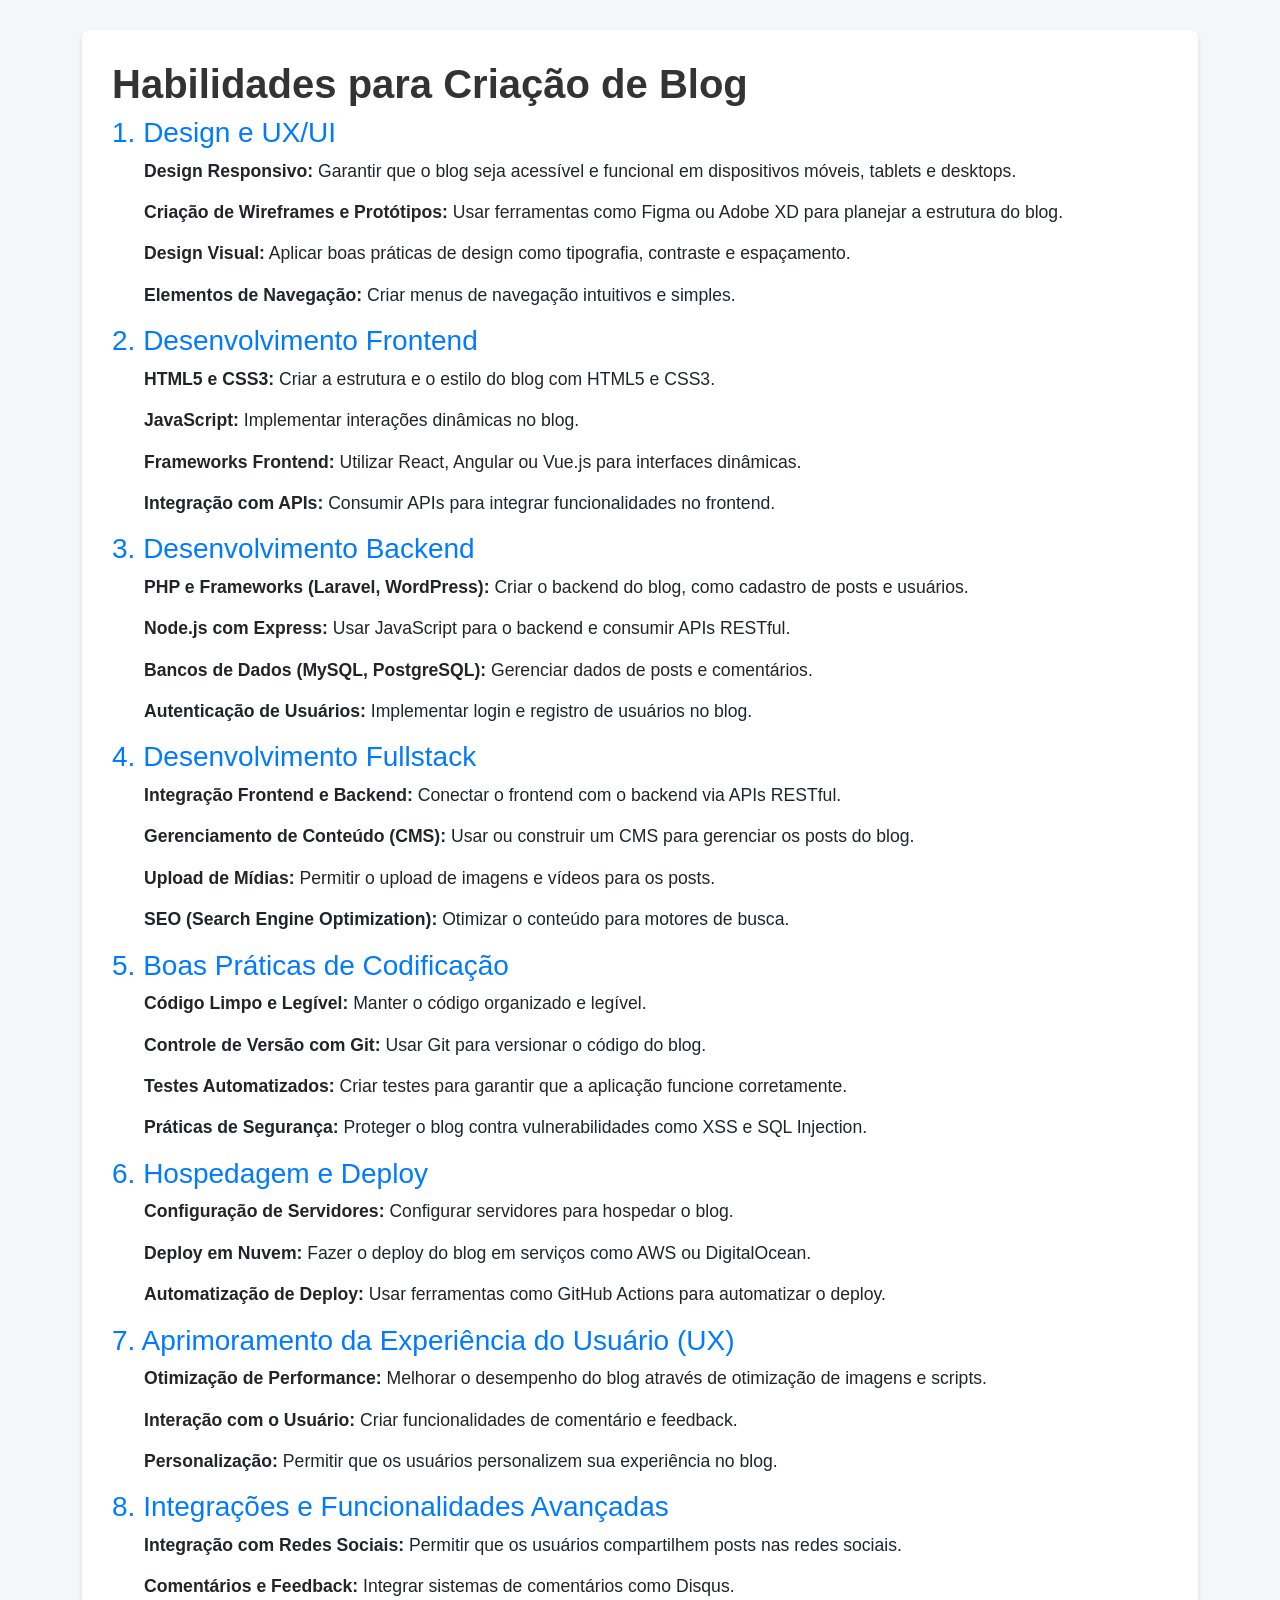
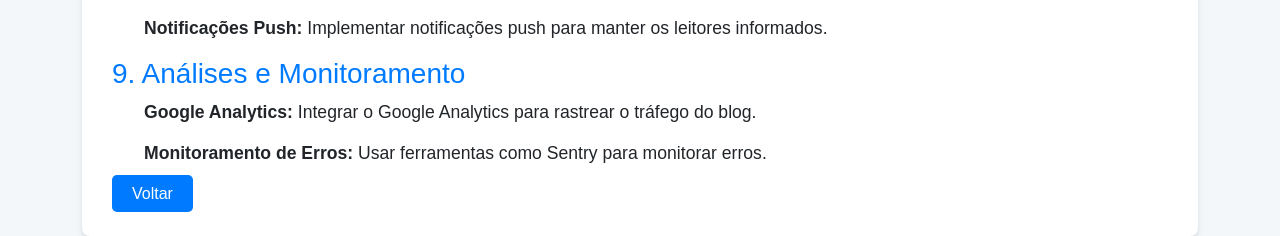
<file: blog.html>
<!DOCTYPE html>
<html lang="pt-br">
<head>
    <meta charset="UTF-8">
    <meta name="viewport" content="width=device-width, initial-scale=1.0">
    <title>Habilidades para Criação de Blog</title>
    <link href="https://cdn.jsdelivr.net/npm/bootstrap@5.3.0-alpha1/dist/css/bootstrap.min.css" rel="stylesheet">
    <style>
        body {
            font-family: Arial, sans-serif;
            background-color: #f4f7fa;
        }
        .container {
            margin-top: 30px;
        }
        h1 {
            font-size: 2.5rem;
            font-weight: bold;
            color: #333;
        }
        .content {
            background-color: #fff;
            padding: 30px;
            border-radius: 8px;
            box-shadow: 0 4px 6px rgba(0, 0, 0, 0.1);
        }
        h2 {
            font-size: 1.75rem;
            color: #007bff;
        }
        ul {
            list-style-type: none;
        }
        li {
            margin-bottom: 15px;
            font-size: 1.1rem;
        }
        .btn-voltar {
            margin-top: 20px;
            text-decoration: none;
            padding: 10px 20px;
            background-color: #007bff;
            color: white;
            border-radius: 5px;
            text-align: center;
        }
        .btn-voltar:hover {
            background-color: #0056b3;
        }
    </style>
</head>
<body>
    <div class="container">
        <div class="content">
            <h1>Habilidades para Criação de Blog</h1>
            <h2>1. Design e UX/UI</h2>
            <ul>
                <li><strong>Design Responsivo:</strong> Garantir que o blog seja acessível e funcional em dispositivos móveis, tablets e desktops.</li>
                <li><strong>Criação de Wireframes e Protótipos:</strong> Usar ferramentas como Figma ou Adobe XD para planejar a estrutura do blog.</li>
                <li><strong>Design Visual:</strong> Aplicar boas práticas de design como tipografia, contraste e espaçamento.</li>
                <li><strong>Elementos de Navegação:</strong> Criar menus de navegação intuitivos e simples.</li>
            </ul>

            <h2>2. Desenvolvimento Frontend</h2>
            <ul>
                <li><strong>HTML5 e CSS3:</strong> Criar a estrutura e o estilo do blog com HTML5 e CSS3.</li>
                <li><strong>JavaScript:</strong> Implementar interações dinâmicas no blog.</li>
                <li><strong>Frameworks Frontend:</strong> Utilizar React, Angular ou Vue.js para interfaces dinâmicas.</li>
                <li><strong>Integração com APIs:</strong> Consumir APIs para integrar funcionalidades no frontend.</li>
            </ul>

            <h2>3. Desenvolvimento Backend</h2>
            <ul>
                <li><strong>PHP e Frameworks (Laravel, WordPress):</strong> Criar o backend do blog, como cadastro de posts e usuários.</li>
                <li><strong>Node.js com Express:</strong> Usar JavaScript para o backend e consumir APIs RESTful.</li>
                <li><strong>Bancos de Dados (MySQL, PostgreSQL):</strong> Gerenciar dados de posts e comentários.</li>
                <li><strong>Autenticação de Usuários:</strong> Implementar login e registro de usuários no blog.</li>
            </ul>

            <h2>4. Desenvolvimento Fullstack</h2>
            <ul>
                <li><strong>Integração Frontend e Backend:</strong> Conectar o frontend com o backend via APIs RESTful.</li>
                <li><strong>Gerenciamento de Conteúdo (CMS):</strong> Usar ou construir um CMS para gerenciar os posts do blog.</li>
                <li><strong>Upload de Mídias:</strong> Permitir o upload de imagens e vídeos para os posts.</li>
                <li><strong>SEO (Search Engine Optimization):</strong> Otimizar o conteúdo para motores de busca.</li>
            </ul>

            <h2>5. Boas Práticas de Codificação</h2>
            <ul>
                <li><strong>Código Limpo e Legível:</strong> Manter o código organizado e legível.</li>
                <li><strong>Controle de Versão com Git:</strong> Usar Git para versionar o código do blog.</li>
                <li><strong>Testes Automatizados:</strong> Criar testes para garantir que a aplicação funcione corretamente.</li>
                <li><strong>Práticas de Segurança:</strong> Proteger o blog contra vulnerabilidades como XSS e SQL Injection.</li>
            </ul>

            <h2>6. Hospedagem e Deploy</h2>
            <ul>
                <li><strong>Configuração de Servidores:</strong> Configurar servidores para hospedar o blog.</li>
                <li><strong>Deploy em Nuvem:</strong> Fazer o deploy do blog em serviços como AWS ou DigitalOcean.</li>
                <li><strong>Automatização de Deploy:</strong> Usar ferramentas como GitHub Actions para automatizar o deploy.</li>
            </ul>

            <h2>7. Aprimoramento da Experiência do Usuário (UX)</h2>
            <ul>
                <li><strong>Otimização de Performance:</strong> Melhorar o desempenho do blog através de otimização de imagens e scripts.</li>
                <li><strong>Interação com o Usuário:</strong> Criar funcionalidades de comentário e feedback.</li>
                <li><strong>Personalização:</strong> Permitir que os usuários personalizem sua experiência no blog.</li>
            </ul>

            <h2>8. Integrações e Funcionalidades Avançadas</h2>
            <ul>
                <li><strong>Integração com Redes Sociais:</strong> Permitir que os usuários compartilhem posts nas redes sociais.</li>
                <li><strong>Comentários e Feedback:</strong> Integrar sistemas de comentários como Disqus.</li>
                <li><strong>Notificações Push:</strong> Implementar notificações push para manter os leitores informados.</li>
            </ul>

            <h2>9. Análises e Monitoramento</h2>
            <ul>
                <li><strong>Google Analytics:</strong> Integrar o Google Analytics para rastrear o tráfego do blog.</li>
                <li><strong>Monitoramento de Erros:</strong> Usar ferramentas como Sentry para monitorar erros.</li>
            </ul>

            <a href="javascript:history.back()" class="btn-voltar">Voltar</a>
        </div>
    </div>

    <script src="https://cdn.jsdelivr.net/npm/bootstrap@5.3.0-alpha1/dist/js/bootstrap.bundle.min.js"></script>
</body>
</html>
</file>
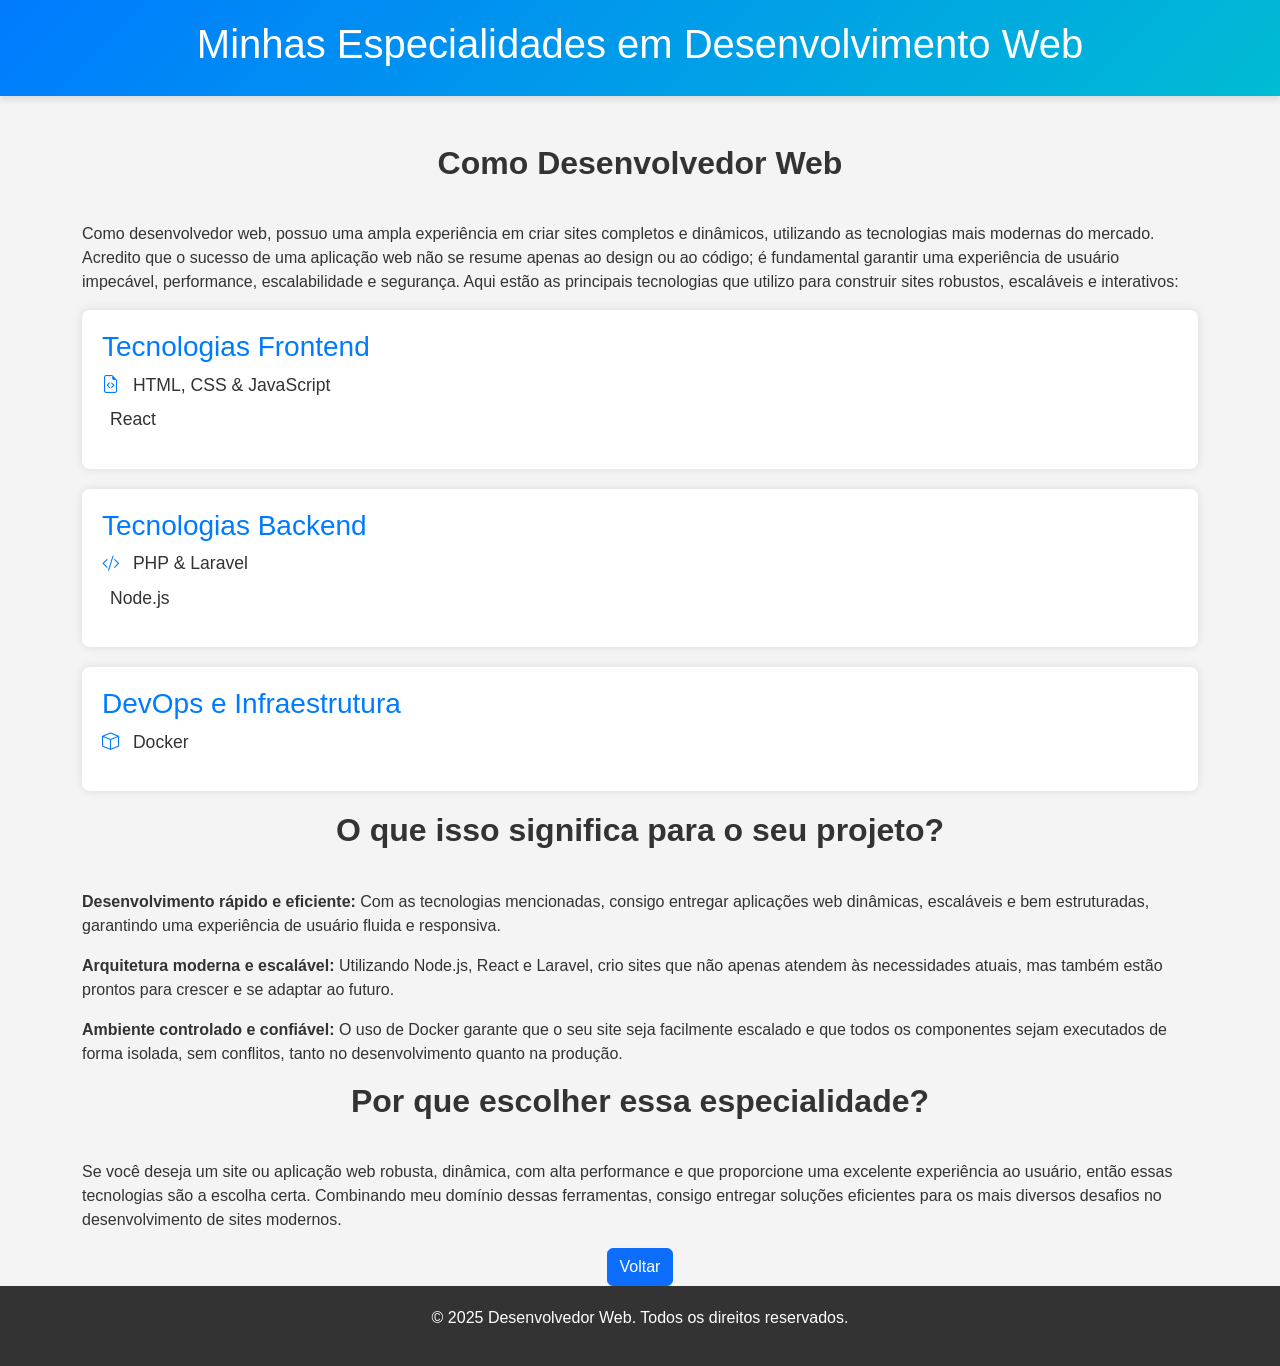
<file: desenvolvedor.html>
<!DOCTYPE html>
<html lang="pt-br">
<head>
    <meta charset="UTF-8">
    <meta name="viewport" content="width=device-width, initial-scale=1.0">
    <meta http-equiv="X-UA-Compatible" content="ie=edge">
    <title>Minhas Especialidades em Desenvolvimento Web</title>
    <link href="https://cdn.jsdelivr.net/npm/bootstrap@5.3.0-alpha1/dist/css/bootstrap.min.css" rel="stylesheet" integrity="sha384-KyZXEJ2PQx8f+xe9kgg4pQnL71+6Xyy6iQKMXHidN1Um01U9I24DThwwY0zv14ME" crossorigin="anonymous">
    <link href="https://cdn.jsdelivr.net/npm/bootstrap-icons/font/bootstrap-icons.css" rel="stylesheet">
    <style>
        body {
            font-family: Arial, sans-serif;
            background-color: #f4f4f4;
            color: #333;
        }
        .header {
            background: linear-gradient(135deg, #007bff, #00bcd4);
            color: #fff;
            padding: 20px 0;
            text-align: center;
            box-shadow: 0 4px 6px rgba(0, 0, 0, 0.1);
        }
        .section-title {
            text-align: center;
            margin-bottom: 40px;
            font-size: 2rem;
            font-weight: bold;
        }
        .specialty-box {
            background-color: #fff;
            padding: 20px;
            border-radius: 8px;
            box-shadow: 0 0 10px rgba(0, 0, 0, 0.1);
            margin-bottom: 20px;
            transition: all 0.3s ease;
        }
        .specialty-box:hover {
            transform: translateY(-5px);
            box-shadow: 0 4px 15px rgba(0, 0, 0, 0.15);
        }
        .specialty-box h3 {
            color: #007bff;
        }
        .specialty-box ul {
            list-style: none;
            padding-left: 0;
        }
        .specialty-box ul li {
            margin: 8px 0;
            font-size: 1.1rem;
        }
        .specialty-box ul li i {
            margin-right: 8px;
            color: #007bff;
        }
        .footer {
            background-color: #333;
            color: #fff;
            text-align: center;
            padding: 20px;
            position: relative;
            bottom: 0;
            width: 100%;
        }

        /* Responsividade */
        @media (max-width: 768px) {
            .header h1 {
                font-size: 1.5rem;
            }
            .section-title {
                font-size: 1.5rem;
            }
            .specialty-box {
                padding: 15px;
            }
        }
    </style>
</head>
<body>

    <!-- Header -->
    <header class="header">
        <h1>Minhas Especialidades em Desenvolvimento Web</h1>
    </header>

    <!-- Main content -->
    <div class="container mt-5">
        <section>
            <h2 class="section-title">Como Desenvolvedor Web</h2>
            <p>
                Como desenvolvedor web, possuo uma ampla experiência em criar sites completos e dinâmicos, utilizando as tecnologias mais modernas do mercado. Acredito que o sucesso de uma aplicação web não se resume apenas ao design ou ao código; é fundamental garantir uma experiência de usuário impecável, performance, escalabilidade e segurança. Aqui estão as principais tecnologias que utilizo para construir sites robustos, escaláveis e interativos:
            </p>
        </section>

        <!-- Frontend Technologies -->
        <section class="specialty-box">
            <h3>Tecnologias Frontend</h3>
            <ul>
                <li><i class="bi bi-file-earmark-code"></i> HTML, CSS & JavaScript</li>
                <li><i class="bi bi-react"></i> React</li>
            </ul>
        </section>

        <!-- Backend Technologies -->
        <section class="specialty-box">
            <h3>Tecnologias Backend</h3>
            <ul>
                <li><i class="bi bi-code-slash"></i> PHP & Laravel</li>
                <li><i class="bi bi-node"></i> Node.js</li>
            </ul>
        </section>

        <!-- DevOps and Infrastructure -->
        <section class="specialty-box">
            <h3>DevOps e Infraestrutura</h3>
            <ul>
                <li><i class="bi bi-box"></i> Docker</li>
            </ul>
        </section>

        <!-- Project Impact -->
        <section>
            <h2 class="section-title">O que isso significa para o seu projeto?</h2>
            <p>
                <strong>Desenvolvimento rápido e eficiente:</strong> Com as tecnologias mencionadas, consigo entregar aplicações web dinâmicas, escaláveis e bem estruturadas, garantindo uma experiência de usuário fluida e responsiva.
            </p>
            <p>
                <strong>Arquitetura moderna e escalável:</strong> Utilizando Node.js, React e Laravel, crio sites que não apenas atendem às necessidades atuais, mas também estão prontos para crescer e se adaptar ao futuro.
            </p>
            <p>
                <strong>Ambiente controlado e confiável:</strong> O uso de Docker garante que o seu site seja facilmente escalado e que todos os componentes sejam executados de forma isolada, sem conflitos, tanto no desenvolvimento quanto na produção.
            </p>
        </section>

        <!-- Why Choose This Specialty -->
        <section>
            <h2 class="section-title">Por que escolher essa especialidade?</h2>
            <p>
                Se você deseja um site ou aplicação web robusta, dinâmica, com alta performance e que proporcione uma excelente experiência ao usuário, então essas tecnologias são a escolha certa. Combinando meu domínio dessas ferramentas, consigo entregar soluções eficientes para os mais diversos desafios no desenvolvimento de sites modernos.
            </p>
        </section>
        
        <!-- Back Button -->
        <div class="text-center">
            <a href="javascript:history.back()" class="btn btn-primary btn-voltar">Voltar</a>
        </div>
    </div>

    <!-- Footer -->
    <footer class="footer">
        <p>&copy; 2025 Desenvolvedor Web. Todos os direitos reservados.</p>
    </footer>

    <script src="https://cdn.jsdelivr.net/npm/bootstrap@5.3.0-alpha1/dist/js/bootstrap.bundle.min.js" integrity="sha384-pzjw8f+ua7Kw1TIq0FfDOM8jr8qBCfP0Ffw5sJlV9d9CjNcd9NjKuwqfdyDK64rM" crossorigin="anonymous"></script>
</body>
</html>
</file>
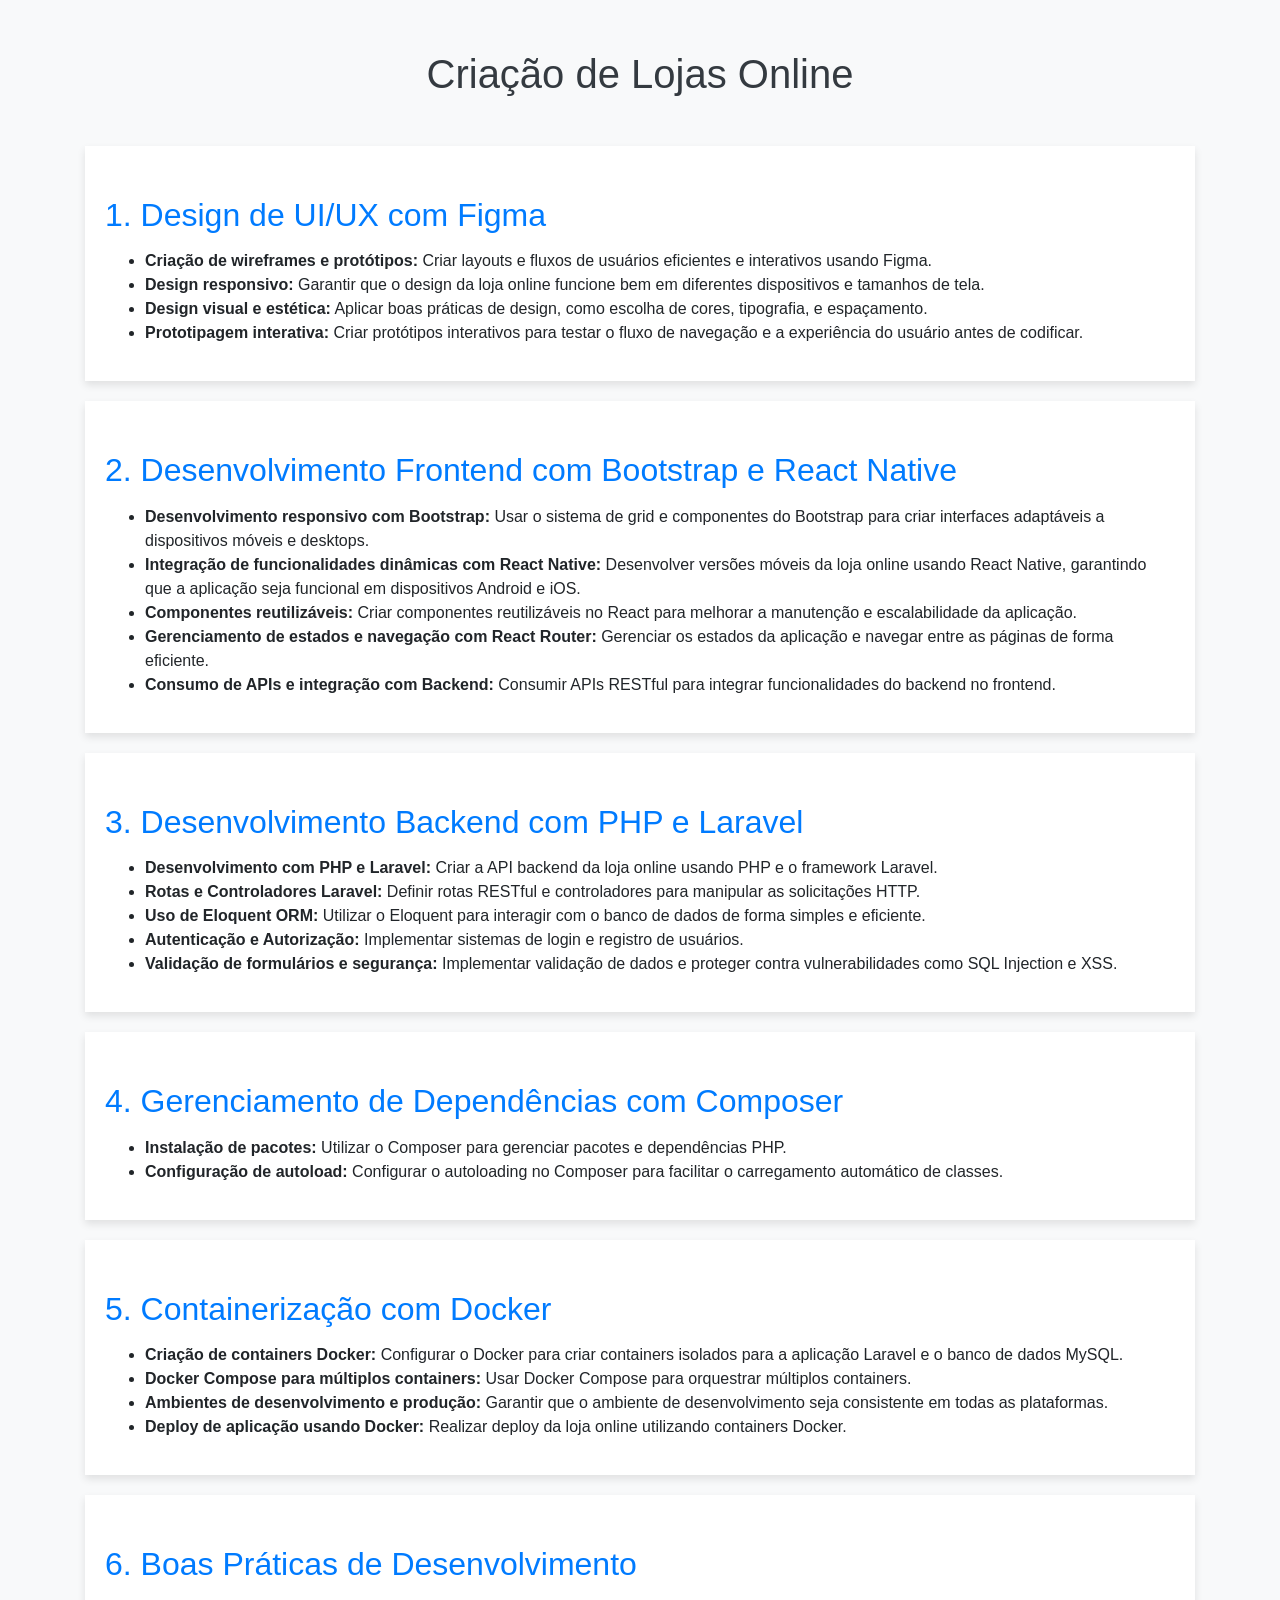
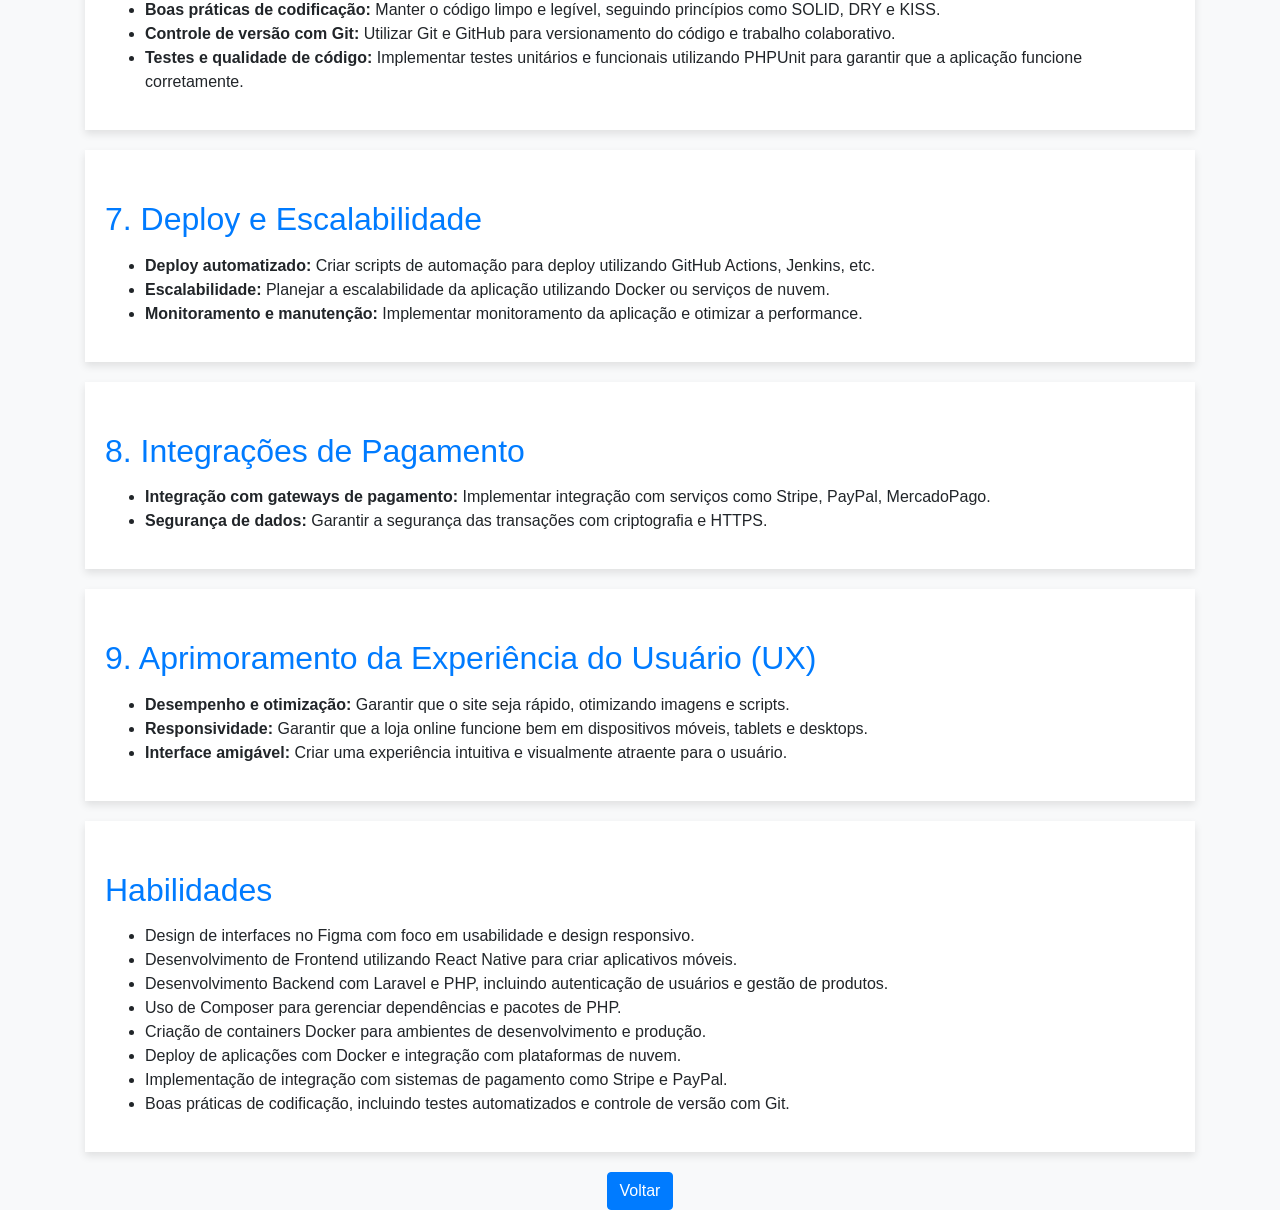
<file: lojasonline.html>
<!DOCTYPE html>
<html lang="pt-br">
<head>
    <meta charset="UTF-8">
    <meta name="viewport" content="width=device-width, initial-scale=1.0">
    <title>Criação de Loja Online</title>
    <link href="https://stackpath.bootstrapcdn.com/bootstrap/4.5.0/css/bootstrap.min.css" rel="stylesheet">
    <style>
        body {
            background-color: #f8f9fa;
            font-family: 'Arial', sans-serif;
        }
        h1, h2, h3 {
            color: #343a40;
        }
        .section-title {
            margin-top: 30px;
            margin-bottom: 15px;
            color: #007bff;
        }
        .container {
            margin-top: 50px;
        }
        .card {
            border: none;
            margin-bottom: 20px;
        }
        .card-body {
            background-color: #fff;
            padding: 20px;
            box-shadow: 0 4px 8px rgba(0, 0, 0, 0.1);
        }
    </style>
</head>
<body>

<div class="container">
    <h1 class="text-center my-5">Criação de Lojas Online</h1>

    <!-- UI/UX Design -->
    <div class="card">
        <div class="card-body">
            <h2 class="section-title">1. Design de UI/UX com Figma</h2>
            <ul>
                <li><strong>Criação de wireframes e protótipos:</strong> Criar layouts e fluxos de usuários eficientes e interativos usando Figma.</li>
                <li><strong>Design responsivo:</strong> Garantir que o design da loja online funcione bem em diferentes dispositivos e tamanhos de tela.</li>
                <li><strong>Design visual e estética:</strong> Aplicar boas práticas de design, como escolha de cores, tipografia, e espaçamento.</li>
                <li><strong>Prototipagem interativa:</strong> Criar protótipos interativos para testar o fluxo de navegação e a experiência do usuário antes de codificar.</li>
            </ul>
        </div>
    </div>

    <!-- Frontend Development -->
    <div class="card">
        <div class="card-body">
            <h2 class="section-title">2. Desenvolvimento Frontend com Bootstrap e React Native</h2>
            <ul>
                <li><strong>Desenvolvimento responsivo com Bootstrap:</strong> Usar o sistema de grid e componentes do Bootstrap para criar interfaces adaptáveis a dispositivos móveis e desktops.</li>
                <li><strong>Integração de funcionalidades dinâmicas com React Native:</strong> Desenvolver versões móveis da loja online usando React Native, garantindo que a aplicação seja funcional em dispositivos Android e iOS.</li>
                <li><strong>Componentes reutilizáveis:</strong> Criar componentes reutilizáveis no React para melhorar a manutenção e escalabilidade da aplicação.</li>
                <li><strong>Gerenciamento de estados e navegação com React Router:</strong> Gerenciar os estados da aplicação e navegar entre as páginas de forma eficiente.</li>
                <li><strong>Consumo de APIs e integração com Backend:</strong> Consumir APIs RESTful para integrar funcionalidades do backend no frontend.</li>
            </ul>
        </div>
    </div>

    <!-- Backend Development -->
    <div class="card">
        <div class="card-body">
            <h2 class="section-title">3. Desenvolvimento Backend com PHP e Laravel</h2>
            <ul>
                <li><strong>Desenvolvimento com PHP e Laravel:</strong> Criar a API backend da loja online usando PHP e o framework Laravel.</li>
                <li><strong>Rotas e Controladores Laravel:</strong> Definir rotas RESTful e controladores para manipular as solicitações HTTP.</li>
                <li><strong>Uso de Eloquent ORM:</strong> Utilizar o Eloquent para interagir com o banco de dados de forma simples e eficiente.</li>
                <li><strong>Autenticação e Autorização:</strong> Implementar sistemas de login e registro de usuários.</li>
                <li><strong>Validação de formulários e segurança:</strong> Implementar validação de dados e proteger contra vulnerabilidades como SQL Injection e XSS.</li>
            </ul>
        </div>
    </div>

    <!-- Composer -->
    <div class="card">
        <div class="card-body">
            <h2 class="section-title">4. Gerenciamento de Dependências com Composer</h2>
            <ul>
                <li><strong>Instalação de pacotes:</strong> Utilizar o Composer para gerenciar pacotes e dependências PHP.</li>
                <li><strong>Configuração de autoload:</strong> Configurar o autoloading no Composer para facilitar o carregamento automático de classes.</li>
            </ul>
        </div>
    </div>

    <!-- Docker -->
    <div class="card">
        <div class="card-body">
            <h2 class="section-title">5. Containerização com Docker</h2>
            <ul>
                <li><strong>Criação de containers Docker:</strong> Configurar o Docker para criar containers isolados para a aplicação Laravel e o banco de dados MySQL.</li>
                <li><strong>Docker Compose para múltiplos containers:</strong> Usar Docker Compose para orquestrar múltiplos containers.</li>
                <li><strong>Ambientes de desenvolvimento e produção:</strong> Garantir que o ambiente de desenvolvimento seja consistente em todas as plataformas.</li>
                <li><strong>Deploy de aplicação usando Docker:</strong> Realizar deploy da loja online utilizando containers Docker.</li>
            </ul>
        </div>
    </div>

    <!-- Best Practices -->
    <div class="card">
        <div class="card-body">
            <h2 class="section-title">6. Boas Práticas de Desenvolvimento</h2>
            <ul>
                <li><strong>Boas práticas de codificação:</strong> Manter o código limpo e legível, seguindo princípios como SOLID, DRY e KISS.</li>
                <li><strong>Controle de versão com Git:</strong> Utilizar Git e GitHub para versionamento do código e trabalho colaborativo.</li>
                <li><strong>Testes e qualidade de código:</strong> Implementar testes unitários e funcionais utilizando PHPUnit para garantir que a aplicação funcione corretamente.</li>
            </ul>
        </div>
    </div>

    <!-- Deploy & Scalability -->
    <div class="card">
        <div class="card-body">
            <h2 class="section-title">7. Deploy e Escalabilidade</h2>
            <ul>
                <li><strong>Deploy automatizado:</strong> Criar scripts de automação para deploy utilizando GitHub Actions, Jenkins, etc.</li>
                <li><strong>Escalabilidade:</strong> Planejar a escalabilidade da aplicação utilizando Docker ou serviços de nuvem.</li>
                <li><strong>Monitoramento e manutenção:</strong> Implementar monitoramento da aplicação e otimizar a performance.</li>
            </ul>
        </div>
    </div>

    <!-- Payment Integrations -->
    <div class="card">
        <div class="card-body">
            <h2 class="section-title">8. Integrações de Pagamento</h2>
            <ul>
                <li><strong>Integração com gateways de pagamento:</strong> Implementar integração com serviços como Stripe, PayPal, MercadoPago.</li>
                <li><strong>Segurança de dados:</strong> Garantir a segurança das transações com criptografia e HTTPS.</li>
            </ul>
        </div>
    </div>

    <!-- UX Improvements -->
    <div class="card">
        <div class="card-body">
            <h2 class="section-title">9. Aprimoramento da Experiência do Usuário (UX)</h2>
            <ul>
                <li><strong>Desempenho e otimização:</strong> Garantir que o site seja rápido, otimizando imagens e scripts.</li>
                <li><strong>Responsividade:</strong> Garantir que a loja online funcione bem em dispositivos móveis, tablets e desktops.</li>
                <li><strong>Interface amigável:</strong> Criar uma experiência intuitiva e visualmente atraente para o usuário.</li>
            </ul>
        </div>
    </div>

    <!-- Habilidades -->
    <div class="card">
        <div class="card-body">
            <h2 class="section-title">Habilidades </h2>
            <ul>
                <li>Design de interfaces no Figma com foco em usabilidade e design responsivo.</li>
                <li>Desenvolvimento de Frontend utilizando React Native para criar aplicativos móveis.</li>
                <li>Desenvolvimento Backend com Laravel e PHP, incluindo autenticação de usuários e gestão de produtos.</li>
                <li>Uso de Composer para gerenciar dependências e pacotes de PHP.</li>
                <li>Criação de containers Docker para ambientes de desenvolvimento e produção.</li>
                <li>Deploy de aplicações com Docker e integração com plataformas de nuvem.</li>
                <li>Implementação de integração com sistemas de pagamento como Stripe e PayPal.</li>
                <li>Boas práticas de codificação, incluindo testes automatizados e controle de versão com Git.</li>
            </ul>
        </div>
    </div>
</div>
    <!-- Back Button -->
    <div class="text-center">
        <a href="javascript:history.back()" class="btn btn-primary btn-voltar">Voltar</a>
    </div>
<script src="https://code.jquery.com/jquery-3.5.1.slim.min.js"></script>
<script src="https://cdn.jsdelivr.net/npm/@popperjs/core@2.5.2/dist/umd/popper.min.js"></script>
<script src="https://stackpath.bootstrapcdn.com/bootstrap/4.5.0/js/bootstrap.min.js"></script>
</body>
</html>
</file>
